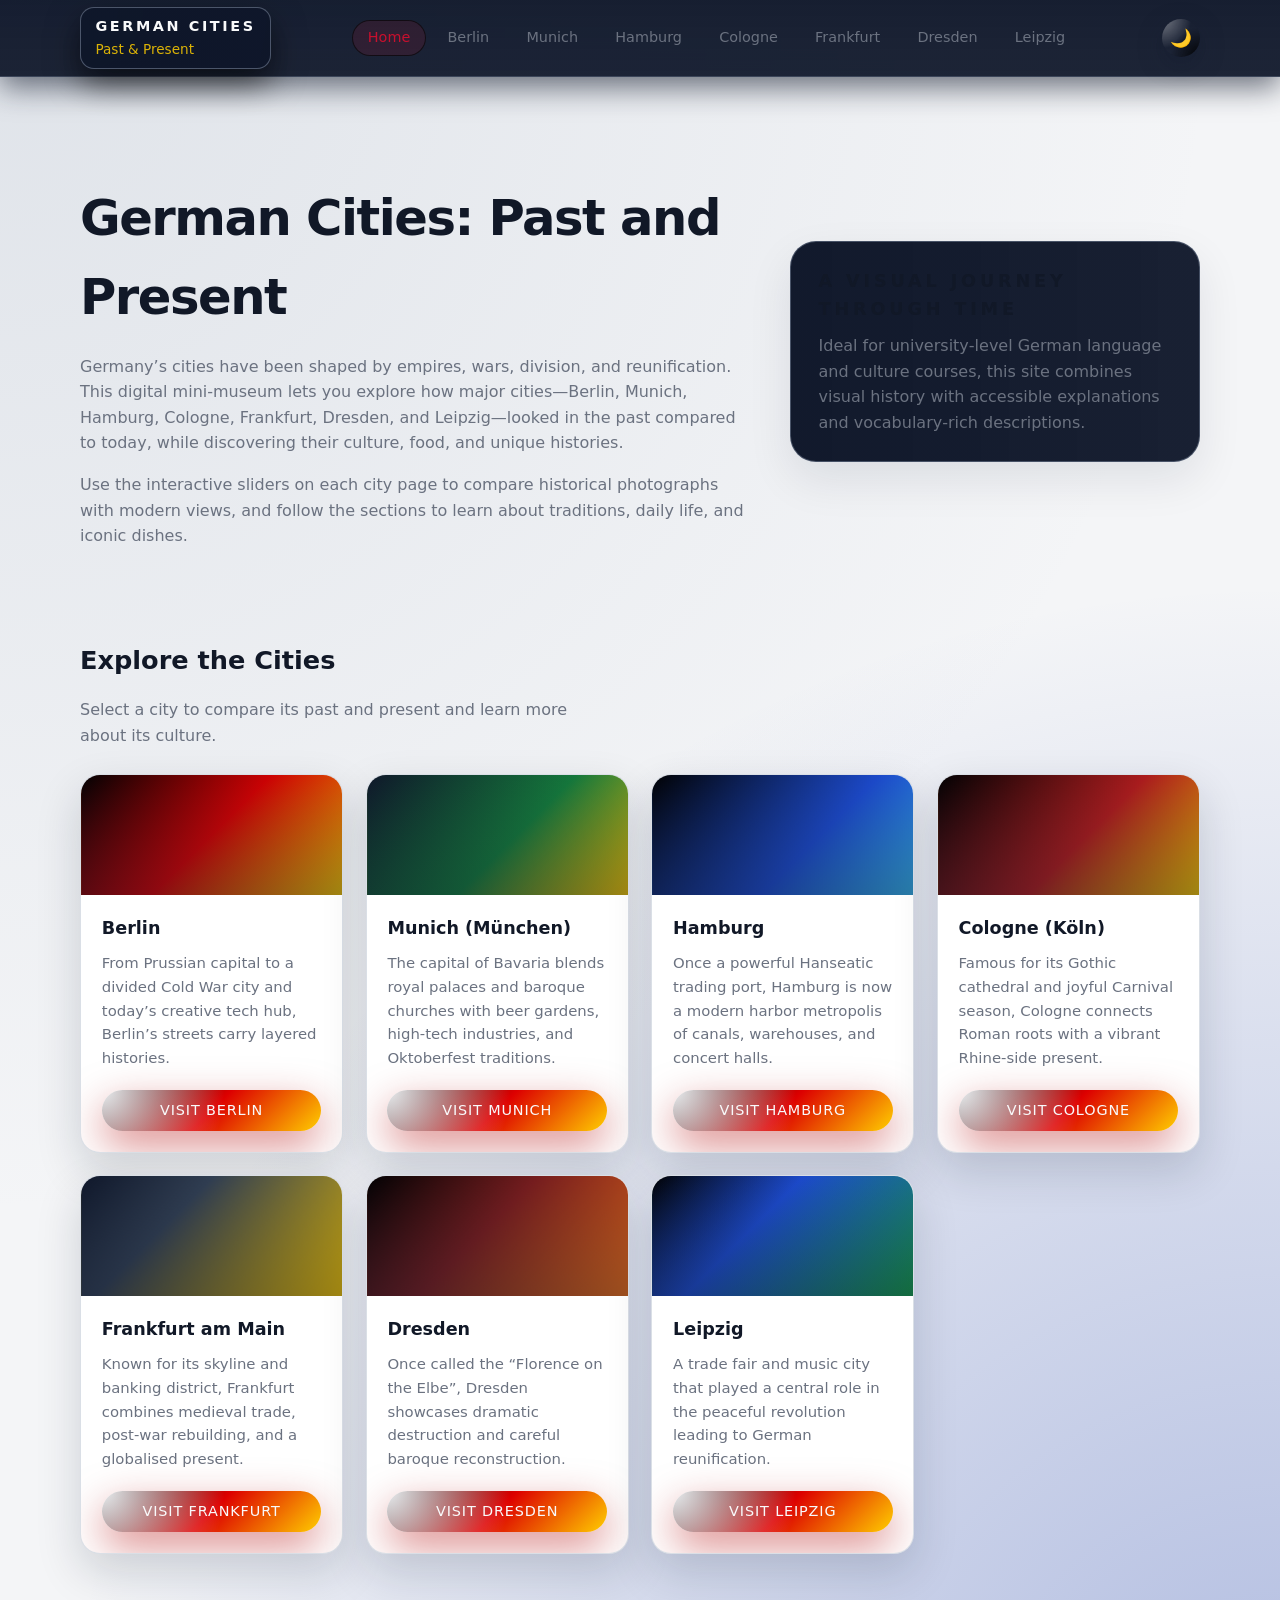
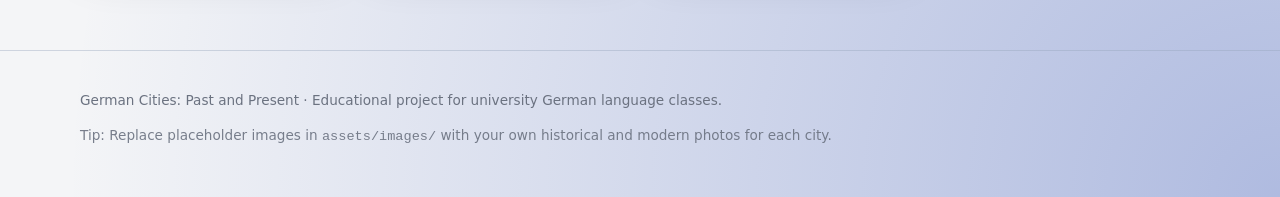
<file: Project/index.html>
<!DOCTYPE html>
<html lang="en">
<head>
  <meta charset="UTF-8" />
  <meta name="viewport" content="width=device-width, initial-scale=1.0" />
  <title>German Cities: Past and Present</title>
  <link rel="stylesheet" href="style.css" />
</head>
<body>
  <header class="site-header">
    <div class="container header-inner">
      <a href="index.html" class="logo">
        <span class="logo-main">German Cities</span>
        <span class="logo-sub">Past &amp; Present</span>
      </a>
      <nav class="main-nav" aria-label="Main navigation">
        <ul>
          <li><a href="index.html" class="active">Home</a></li>
          <li><a href="berlin.html">Berlin</a></li>
          <li><a href="munich.html">Munich</a></li>
          <li><a href="hamburg.html">Hamburg</a></li>
          <li><a href="cologne.html">Cologne</a></li>
          <li><a href="frankfurt.html">Frankfurt</a></li>
          <li><a href="dresden.html">Dresden</a></li>
          <li><a href="leipzig.html">Leipzig</a></li>
        </ul>
      </nav>
      <button class="theme-toggle" id="theme-toggle" type="button" aria-label="Toggle dark mode">
        <span class="theme-icon" aria-hidden="true">🌙</span>
      </button>
    </div>
  </header>

  <main>
    <section class="hero">
      <div class="container hero-inner">
        <div class="hero-text">
          <h1>German Cities: Past and Present</h1>
          <p>
            Germany’s cities have been shaped by empires, wars, division, and reunification. This digital
            mini‑museum lets you explore how major cities—Berlin, Munich, Hamburg, Cologne, Frankfurt, Dresden, and
            Leipzig—looked in the past compared to today, while discovering their culture, food, and unique histories.
          </p>
          <p>
            Use the interactive sliders on each city page to compare historical photographs with modern views, and
            follow the sections to learn about traditions, daily life, and iconic dishes.
          </p>
        </div>
        <div class="hero-highlight">
          <h2>A visual journey through time</h2>
          <p>
            Ideal for university‑level German language and culture courses, this site combines visual history with
            accessible explanations and vocabulary‑rich descriptions.
          </p>
        </div>
      </div>
    </section>

    <section class="city-grid-section">
      <div class="container">
        <header class="section-header">
          <h2>Explore the Cities</h2>
          <p>Select a city to compare its past and present and learn more about its culture.</p>
        </header>

        <div class="city-grid">
          <article class="city-card">
            <div class="city-image city-image--berlin" aria-hidden="true"></div>
            <div class="city-card-body">
              <h3>Berlin</h3>
              <p>
                From Prussian capital to a divided Cold War city and today’s creative tech hub, Berlin’s streets
                carry layered histories.
              </p>
              <a href="berlin.html" class="btn">Visit Berlin</a>
            </div>
          </article>

          <article class="city-card">
            <div class="city-image city-image--munich" aria-hidden="true"></div>
            <div class="city-card-body">
              <h3>Munich (München)</h3>
              <p>
                The capital of Bavaria blends royal palaces and baroque churches with beer gardens, high‑tech
                industries, and Oktoberfest traditions.
              </p>
              <a href="munich.html" class="btn">Visit Munich</a>
            </div>
          </article>

          <article class="city-card">
            <div class="city-image city-image--hamburg" aria-hidden="true"></div>
            <div class="city-card-body">
              <h3>Hamburg</h3>
              <p>
                Once a powerful Hanseatic trading port, Hamburg is now a modern harbor metropolis of canals,
                warehouses, and concert halls.
              </p>
              <a href="hamburg.html" class="btn">Visit Hamburg</a>
            </div>
          </article>

          <article class="city-card">
            <div class="city-image city-image--cologne" aria-hidden="true"></div>
            <div class="city-card-body">
              <h3>Cologne (Köln)</h3>
              <p>
                Famous for its Gothic cathedral and joyful Carnival season, Cologne connects Roman roots with a
                vibrant Rhine‑side present.
              </p>
              <a href="cologne.html" class="btn">Visit Cologne</a>
            </div>
          </article>

          <article class="city-card">
            <div class="city-image city-image--frankfurt" aria-hidden="true"></div>
            <div class="city-card-body">
              <h3>Frankfurt am Main</h3>
              <p>
                Known for its skyline and banking district, Frankfurt combines medieval trade, post-war rebuilding, and
                a globalised present.
              </p>
              <a href="frankfurt.html" class="btn">Visit Frankfurt</a>
            </div>
          </article>

          <article class="city-card">
            <div class="city-image city-image--dresden" aria-hidden="true"></div>
            <div class="city-card-body">
              <h3>Dresden</h3>
              <p>
                Once called the “Florence on the Elbe”, Dresden showcases dramatic destruction and careful baroque
                reconstruction.
              </p>
              <a href="dresden.html" class="btn">Visit Dresden</a>
            </div>
          </article>

          <article class="city-card">
            <div class="city-image city-image--leipzig" aria-hidden="true"></div>
            <div class="city-card-body">
              <h3>Leipzig</h3>
              <p>
                A trade fair and music city that played a central role in the peaceful revolution leading to German
                reunification.
              </p>
              <a href="leipzig.html" class="btn">Visit Leipzig</a>
            </div>
          </article>
        </div>
      </div>
    </section>
  </main>

  <footer class="site-footer">
    <div class="container footer-inner">
      <p>German Cities: Past and Present &middot; Educational project for university German language classes.</p>
      <p class="footer-note">
        Tip: Replace placeholder images in <code>assets/images/</code> with your own historical and modern photos for each city.
      </p>
    </div>
  </footer>

  <script src="script.js" defer></script>
</body>
</html>
</file>
<file: Project/style.css>
:root {
  --color-bg: #f4f5f7;
  --color-surface: #ffffff;
  --color-surface-soft: #eef1f7;
  --color-text: #111827;
  --color-text-muted: #6b7280;
  --color-accent: #c8102e; /* Bundesflagge Rot */
  --color-accent-soft: rgba(200, 16, 46, 0.12);
  --color-flag-black: #000000;
  --color-flag-red: #c8102e;
  --color-flag-gold: #ffce00;
  --color-border-subtle: #e0e3ee;
  --shadow-soft: 0 18px 45px rgba(15, 23, 42, 0.09);
  --radius-lg: 18px;
  --radius-xl: 26px;
  --radius-pill: 999px;
  --transition-fast: 150ms ease-out;
  --transition-med: 220ms ease-out;
  --nav-height: 76px;
}

body.dark {
  --color-bg: #020617;
  --color-surface: #020817;
  --color-surface-soft: #020a1e;
  --color-text: #f9fafb;
  --color-text-muted: #9ca3af;
  --color-accent: #ffce00; /* Bundesflagge Gold */
  --color-accent-soft: rgba(255, 206, 0, 0.16);
  --color-border-subtle: #1f2937;
  --shadow-soft: 0 24px 60px rgba(0, 0, 0, 0.75);
}

*,
*::before,
*::after {
  box-sizing: border-box;
}

html,
body {
  margin: 0;
  padding: 0;
}

body {
  font-family: system-ui, -apple-system, BlinkMacSystemFont, "SF Pro Text", "Segoe UI", sans-serif;
  background:
    radial-gradient(circle at top left, rgba(148, 163, 184, 0.22), transparent 55%),
    radial-gradient(circle at bottom right, rgba(30, 64, 175, 0.32), transparent 55%),
    var(--color-bg);
  color: var(--color-text);
  line-height: 1.6;
  min-height: 100vh;
  -webkit-font-smoothing: antialiased;
  text-rendering: optimizeLegibility;
}

img {
  max-width: 100%;
  display: block;
}

a {
  color: inherit;
  text-decoration: none;
}

a:hover {
  text-decoration: none;
}

.container {
  width: min(1120px, 100% - 3rem);
  margin-inline: auto;
}

.site-header {
  position: sticky;
  top: 0;
  z-index: 20;
  backdrop-filter: blur(16px);
  background: linear-gradient(to bottom, rgba(15, 23, 42, 0.97), rgba(15, 23, 42, 0.94));
  border-bottom: 1px solid rgba(148, 163, 184, 0.3);
  box-shadow: 0 10px 30px rgba(15, 23, 42, 0.6);
}

body.dark .site-header {
  background: linear-gradient(to bottom, rgba(15, 23, 42, 0.96), rgba(15, 23, 42, 0.92));
  border-bottom-color: rgba(31, 41, 55, 0.9);
}

.header-inner {
  display: flex;
  align-items: center;
  justify-content: space-between;
  gap: 1.5rem;
  height: var(--nav-height);
}

.logo {
  display: inline-flex;
  flex-direction: column;
  gap: 0.1rem;
  padding: 0.4rem 0.9rem;
  border-radius: 14px;
  background: radial-gradient(circle at top left, rgba(15, 23, 42, 0.95), rgba(15, 23, 42, 0.98));
  border: 1px solid rgba(148, 163, 184, 0.45);
  box-shadow: 0 14px 32px rgba(0, 0, 0, 0.6);
  transform-origin: left center;
  transition: transform var(--transition-med), box-shadow var(--transition-med), background var(--transition-med);
}

body.dark .logo {
  background: radial-gradient(circle at top left, rgba(15, 23, 42, 0.9), rgba(15, 23, 42, 0.98));
  box-shadow: 0 20px 40px rgba(0, 0, 0, 0.85);
}

.logo-main {
  font-weight: 700;
  font-size: 0.9rem;
  letter-spacing: 0.18em;
  text-transform: uppercase;
  color: #f9fafb;
}

.logo-sub {
  font-size: 0.85rem;
  opacity: 0.85;
  color: var(--color-flag-gold);
}

.logo:hover {
  transform: translateY(-1px) scale(1.01);
  box-shadow: 0 18px 45px rgba(15, 23, 42, 0.25);
}

.main-nav ul {
  list-style: none;
  padding: 0;
  margin: 0;
  display: flex;
  gap: 0.4rem;
  align-items: center;
}

.main-nav a {
  display: inline-flex;
  align-items: center;
  justify-content: center;
  padding: 0.36rem 0.9rem;
  border-radius: 999px;
  font-size: 0.9rem;
  color: var(--color-text-muted);
  border: 1px solid transparent;
  transition: background-color var(--transition-fast), color var(--transition-fast), border-color var(--transition-fast),
    transform var(--transition-fast);
}

.main-nav a:hover {
  background: rgba(148, 163, 184, 0.15);
  transform: translateY(-1px);
}

.main-nav a.active {
  background: var(--color-accent-soft);
  color: var(--color-accent);
  border-color: rgba(0, 0, 0, 0.6);
}

body.dark .main-nav a.active {
  border-color: rgba(248, 250, 252, 0.12);
}

.theme-toggle {
  border: none;
  background:
    radial-gradient(circle at top left, rgba(255, 255, 255, 0.4), transparent 55%),
    radial-gradient(circle at bottom right, rgba(0, 0, 0, 0.9), transparent 55%);
  width: 38px;
  height: 38px;
  border-radius: 999px;
  display: inline-flex;
  align-items: center;
  justify-content: center;
  cursor: pointer;
  box-shadow: 0 8px 25px rgba(15, 23, 42, 0.35);
  transition: transform var(--transition-med), box-shadow var(--transition-med), background var(--transition-med);
}

body.dark .theme-toggle {
  background:
    radial-gradient(circle at top left, rgba(255, 255, 255, 0.15), transparent 55%),
    radial-gradient(circle at bottom, rgba(255, 206, 0, 0.9), transparent 55%);
  box-shadow: 0 12px 36px rgba(0, 0, 0, 0.9);
}

.theme-toggle:hover {
  transform: translateY(-1px) scale(1.04);
  box-shadow: 0 14px 40px rgba(15, 23, 42, 0.4);
}

.theme-icon {
  font-size: 1.1rem;
}

.hero {
  padding: 3.8rem 0 2.4rem;
}

.hero-inner {
  display: grid;
  grid-template-columns: minmax(0, 1.8fr) minmax(0, 1.1fr);
  gap: 2.5rem;
  align-items: center;
}

.hero-text h1 {
  font-size: clamp(2.4rem, 3vw + 1.5rem, 3.1rem);
  letter-spacing: -0.03em;
  margin-bottom: 1rem;
}

.hero-text p {
  color: var(--color-text-muted);
  max-width: 42rem;
}

.hero-highlight {
  background:
    linear-gradient(to right, rgba(15, 23, 42, 0.98), rgba(15, 23, 42, 0.96)),
    linear-gradient(to right, rgba(0, 0, 0, 0.4), transparent);
  border-radius: var(--radius-xl);
  padding: 1.6rem 1.7rem;
  border: 1px solid rgba(148, 163, 184, 0.4);
  box-shadow: var(--shadow-soft);
}

.hero-highlight h2 {
  font-size: 1.1rem;
  text-transform: uppercase;
  letter-spacing: 0.22em;
  margin-top: 0;
  margin-bottom: 0.6rem;
}

.hero-highlight p {
  color: var(--color-text-muted);
  margin: 0;
}

.city-grid-section {
  padding: 1rem 0 3.8rem;
}

.section-header {
  margin-bottom: 1.6rem;
}

.section-header h2 {
  font-size: 1.6rem;
  margin-bottom: 0.3rem;
}

.section-header p {
  color: var(--color-text-muted);
  max-width: 32rem;
}

.city-grid {
  display: grid;
  grid-template-columns: repeat(4, minmax(0, 1fr));
  gap: 1.4rem;
}

.city-card {
  background: var(--color-surface);
  border-radius: 20px;
  overflow: hidden;
  box-shadow: 0 18px 45px rgba(15, 23, 42, 0.16);
  border: 1px solid rgba(148, 163, 184, 0.35);
  display: flex;
  flex-direction: column;
  min-height: 285px;
  transform-origin: center bottom;
  transition: transform var(--transition-med), box-shadow var(--transition-med), border-color var(--transition-med),
    background var(--transition-med);
}

body.dark .city-card {
  box-shadow: 0 22px 60px rgba(0, 0, 0, 0.85);
  border-color: rgba(51, 65, 85, 0.9);
}

.city-card:hover {
  transform: translateY(-6px) scale(1.01);
  box-shadow: 0 26px 60px rgba(15, 23, 42, 0.2);
}

.city-image {
  height: 120px;
  background-size: cover;
  background-position: center;
  position: relative;
}

.city-image::after {
  content: "";
  position: absolute;
  inset: 0;
  background: linear-gradient(to bottom, rgba(15, 23, 42, 0.08), rgba(15, 23, 42, 0.4));
}

.city-image--berlin {
  background-image: linear-gradient(135deg, #000000, #dd0000 50%, #ffce00);
}
.city-image--munich {
  background-image: linear-gradient(135deg, #0f172a, #15803d 55%, #ffce00);
}
.city-image--hamburg {
  background-image: linear-gradient(135deg, #000000, #1d4ed8 60%, #38bdf8);
}
.city-image--cologne {
  background-image: linear-gradient(135deg, #000000, #b91c1c 55%, #ffce00);
}
.city-image--frankfurt {
  background-image: linear-gradient(135deg, #0f172a, #334155 35%, #ffce00);
}
.city-image--dresden {
  background-image: linear-gradient(135deg, #000000, #7f1d1d 45%, #f97316);
}
.city-image--leipzig {
  background-image: linear-gradient(135deg, #000000, #1d4ed8 40%, #16a34a);
}

.city-card-body {
  padding: 1.2rem 1.3rem 1.3rem;
  display: flex;
  flex-direction: column;
  gap: 0.6rem;
}

.city-card-body h3 {
  margin: 0;
  font-size: 1.1rem;
}

.city-card-body p {
  margin: 0;
  color: var(--color-text-muted);
  font-size: 0.93rem;
}

.btn {
  display: inline-flex;
  align-items: center;
  justify-content: center;
  margin-top: 0.6rem;
  padding: 0.55rem 1.1rem;
  border-radius: var(--radius-pill);
  border: none;
  background:
    radial-gradient(circle at top left, rgba(248, 250, 252, 0.95), transparent 55%),
    linear-gradient(135deg, #000000, #dd0000, #ffce00);
  color: #f9fafb;
  font-size: 0.9rem;
  letter-spacing: 0.06em;
  text-transform: uppercase;
  cursor: pointer;
  box-shadow: 0 15px 40px rgba(185, 28, 28, 0.5);
  transition: transform var(--transition-med), box-shadow var(--transition-med), filter var(--transition-med);
}

.btn:hover {
  transform: translateY(-1px) scale(1.02);
  box-shadow: 0 22px 55px rgba(185, 28, 28, 0.6);
  filter: saturate(1.1);
}

.site-footer {
  padding: 1.6rem 0 2.3rem;
  border-top: 1px solid rgba(148, 163, 184, 0.4);
  margin-top: 2.2rem;
}

.footer-inner {
  font-size: 0.85rem;
  color: var(--color-text-muted);
}

.footer-note {
  margin-top: 0.4rem;
  opacity: 0.9;
}

.city-page main {
  padding-bottom: 2.4rem;
}

.city-hero {
  padding: 2.4rem 0 1.2rem;
}

.city-label {
  font-size: 0.8rem;
  letter-spacing: 0.28em;
  text-transform: uppercase;
  color: var(--color-text-muted);
  margin-bottom: 0.2rem;
}

.city-hero h1 {
  font-size: clamp(2rem, 2.5vw + 1.2rem, 2.6rem);
  margin: 0.1rem 0 0.6rem;
}

.city-tagline {
  max-width: 40rem;
  color: var(--color-text-muted);
}

.comparison-section {
  padding: 0.8rem 0 1.6rem;
}

.image-comparison {
  position: relative;
  --slider-percent: 50%;
  border-radius: var(--radius-xl);
  overflow: hidden;
  background: #000;
  box-shadow: var(--shadow-soft);
  border: 1px solid rgba(15, 23, 42, 0.5);
}

body.dark .image-comparison {
  border-color: rgba(248, 250, 252, 0.12);
}

.image-comparison__image-wrapper {
  position: relative;
  width: 100%;
  aspect-ratio: 16 / 9;
  overflow: hidden;
}

.image-comparison__image {
  width: 100%;
  height: 100%;
  object-fit: cover;
}

.image-comparison__overlay {
  position: absolute;
  inset: 0;
  width: var(--slider-percent);
  overflow: hidden;
  border-right: 1px solid rgba(248, 250, 252, 0.8);
  box-shadow: 8px 0 18px rgba(15, 23, 42, 0.45);
  pointer-events: none;
}

.image-comparison__slider {
  position: absolute;
  inset: 0;
  width: 100%;
  margin: 0;
  -webkit-appearance: none;
  appearance: none;
  background: transparent;
  cursor: pointer;
}

.image-comparison__slider::-webkit-slider-thumb {
  -webkit-appearance: none;
  appearance: none;
  width: 0;
  height: 0;
}

.image-comparison__slider::-moz-range-thumb {
  width: 0;
  height: 0;
  border: none;
  background: transparent;
}

.image-comparison::before {
  content: "";
  position: absolute;
  top: 50%;
  left: var(--slider-percent);
  width: 3px;
  height: 110%;
  background: rgba(248, 250, 252, 0.95);
  transform: translate(-50%, -50%);
  box-shadow: 0 0 0 1px rgba(15, 23, 42, 0.7);
  border-radius: 999px;
  pointer-events: none;
}

.image-comparison::after {
  content: "⇆";
  position: absolute;
  top: 50%;
  left: var(--slider-percent);
  width: 32px;
  height: 32px;
  border-radius: 999px;
  border: 1px solid rgba(15, 23, 42, 0.7);
  background: radial-gradient(circle at top, #f9fafb, #e5e7eb);
  display: flex;
  align-items: center;
  justify-content: center;
  font-size: 0.95rem;
  transform: translate(-50%, -50%);
  box-shadow: 0 12px 28px rgba(15, 23, 42, 0.6);
  pointer-events: none;
}

.image-comparison__label {
  position: absolute;
  top: 0.85rem;
  padding: 0.28rem 0.7rem;
  border-radius: 999px;
  font-size: 0.75rem;
  letter-spacing: 0.18em;
  text-transform: uppercase;
  background: rgba(15, 23, 42, 0.85);
  color: #e5e7eb;
  z-index: 3;
}

.image-comparison__label--left {
  left: 0.9rem;
}

.image-comparison__label--right {
  right: 0.9rem;
}

.comparison-note {
  font-size: 0.85rem;
  color: var(--color-text-muted);
  margin-top: 0.8rem;
}

.comparison-examples {
  display: grid;
  gap: 1.4rem;
  margin-top: 0.5rem;
}

.comparison-example h3 {
  margin: 0 0 0.35rem;
  font-size: 1rem;
}

.comparison-example p {
  margin: 0.1rem 0 0.3rem;
  font-size: 0.86rem;
  color: var(--color-text-muted);
}

.content-grid {
  padding: 0.8rem 0 1.6rem;
}

.content-grid-inner {
  display: grid;
  grid-template-columns: minmax(0, 1.5fr) minmax(0, 1.5fr);
  gap: 1.5rem;
}

.content-card {
  background: var(--color-surface);
  border-radius: var(--radius-lg);
  padding: 1.4rem 1.5rem;
  border: 1px solid rgba(148, 163, 184, 0.4);
  box-shadow: 0 12px 30px rgba(15, 23, 42, 0.08);
}

body.dark .content-card {
  box-shadow: 0 18px 45px rgba(0, 0, 0, 0.85);
}

.content-card h2 {
  margin-top: 0;
  margin-bottom: 0.5rem;
  font-size: 1.25rem;
}

.content-card p {
  margin: 0;
  color: var(--color-text-muted);
}

.food-grid {
  display: grid;
  grid-template-columns: repeat(3, minmax(0, 1fr));
  gap: 0.9rem;
  margin-top: 0.5rem;
}

.food-item {
  background: linear-gradient(to bottom, rgba(148, 163, 184, 0.08), transparent);
  border-radius: 16px;
  padding: 0.7rem 0.7rem 0.8rem;
  border: 1px solid rgba(148, 163, 184, 0.4);
  display: flex;
  flex-direction: column;
  gap: 0.4rem;
}

.food-item img {
  border-radius: 12px;
  height: 90px;
  object-fit: cover;
}

.food-item h3 {
  margin: 0;
  font-size: 0.95rem;
}

.food-item p {
  font-size: 0.82rem;
}

.fact-list {
  margin: 0.1rem 0 0;
  padding-left: 1.2rem;
  color: var(--color-text-muted);
  font-size: 0.93rem;
}

.landmark-3d {
  padding: 0.4rem 0 0;
}

.landmark-embed-wrapper {
  border-radius: var(--radius-xl);
  border: 1px solid rgba(148, 163, 184, 0.4);
  background: radial-gradient(circle at top left, rgba(59, 130, 246, 0.16), transparent 55%),
              radial-gradient(circle at bottom right, rgba(248, 250, 252, 0.96), transparent 55%),
              var(--color-surface);
  padding: 1.3rem 1.4rem;
  box-shadow: var(--shadow-soft);
}

.embed-placeholder {
  display: flex;
  align-items: center;
  justify-content: center;
  text-align: center;
  min-height: 220px;
  border-radius: 18px;
  border: 1px dashed rgba(148, 163, 184, 0.7);
  color: var(--color-text-muted);
  padding: 1.3rem 1.4rem;
  background: rgba(15, 23, 42, 0.03);
}

body.dark .embed-placeholder {
  background: rgba(15, 23, 42, 0.65);
}

@media (max-width: 960px) {
  .hero-inner {
    grid-template-columns: minmax(0, 1fr);
  }

  .city-grid {
    grid-template-columns: repeat(2, minmax(0, 1fr));
  }

  .content-grid-inner {
    grid-template-columns: minmax(0, 1fr);
  }
}

@media (max-width: 720px) {
  .header-inner {
    gap: 0.9rem;
  }

  .main-nav ul {
    gap: 0.2rem;
  }

  .main-nav a {
    padding-inline: 0.7rem;
    font-size: 0.82rem;
  }

  .container {
    width: min(1120px, 100% - 2rem);
  }

  .hero {
    padding-top: 2.4rem;
  }

  .city-grid {
    grid-template-columns: minmax(0, 1fr);
  }

  .food-grid {
    grid-template-columns: repeat(2, minmax(0, 1fr));
  }

  .image-comparison__image-wrapper {
    aspect-ratio: 4 / 3;
  }
}

@media (prefers-reduced-motion: reduce) {
  *,
  *::before,
  *::after {
    scroll-behavior: auto !important;
    animation-duration: 0.01ms !important;
    animation-iteration-count: 1 !important;
    transition-duration: 0.01ms !important;
  }
}
</file>
